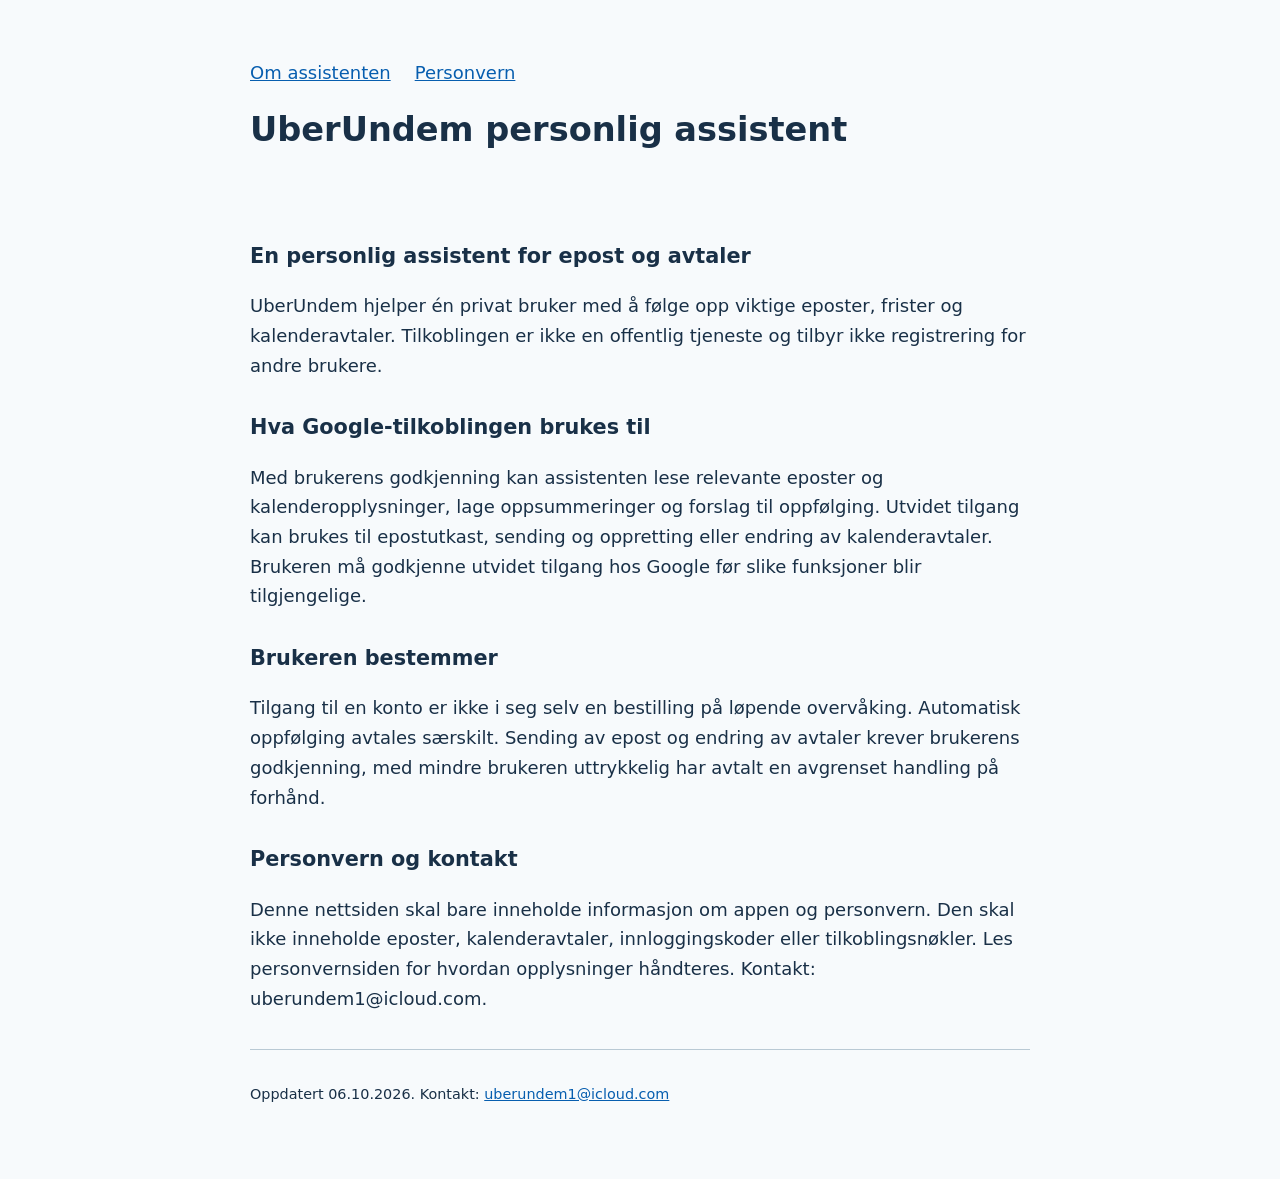
<file: index.html>
<!doctype html><html lang="nb"><head><meta charset="utf-8"><meta name="viewport" content="width=device-width,initial-scale=1"><title>UberUndem personlig assistent | UberUndem</title><link rel="stylesheet" href="style.css"></head><body><header><nav><a href="index.html">Om assistenten</a><a href="privacy.html">Personvern</a></nav><h1>UberUndem personlig assistent</h1></header><main><section><h2>En personlig assistent for epost og avtaler</h2><p>UberUndem hjelper én privat bruker med å følge opp viktige eposter, frister og kalenderavtaler. Tilkoblingen er ikke en offentlig tjeneste og tilbyr ikke registrering for andre brukere.</p></section><section><h2>Hva Google-tilkoblingen brukes til</h2><p>Med brukerens godkjenning kan assistenten lese relevante eposter og kalenderopplysninger, lage oppsummeringer og forslag til oppfølging. Utvidet tilgang kan brukes til epostutkast, sending og oppretting eller endring av kalenderavtaler. Brukeren må godkjenne utvidet tilgang hos Google før slike funksjoner blir tilgjengelige.</p></section><section><h2>Brukeren bestemmer</h2><p>Tilgang til en konto er ikke i seg selv en bestilling på løpende overvåking. Automatisk oppfølging avtales særskilt. Sending av epost og endring av avtaler krever brukerens godkjenning, med mindre brukeren uttrykkelig har avtalt en avgrenset handling på forhånd.</p></section><section><h2>Personvern og kontakt</h2><p>Denne nettsiden skal bare inneholde informasjon om appen og personvern. Den skal ikke inneholde eposter, kalenderavtaler, innloggingskoder eller tilkoblingsnøkler. Les personvernsiden for hvordan opplysninger håndteres. Kontakt: uberundem1@icloud.com.</p></section></main><footer><p>Oppdatert 06.10.2026. Kontakt: <a href="mailto:uberundem1@icloud.com">uberundem1@icloud.com</a></p></footer></body></html>
</file>
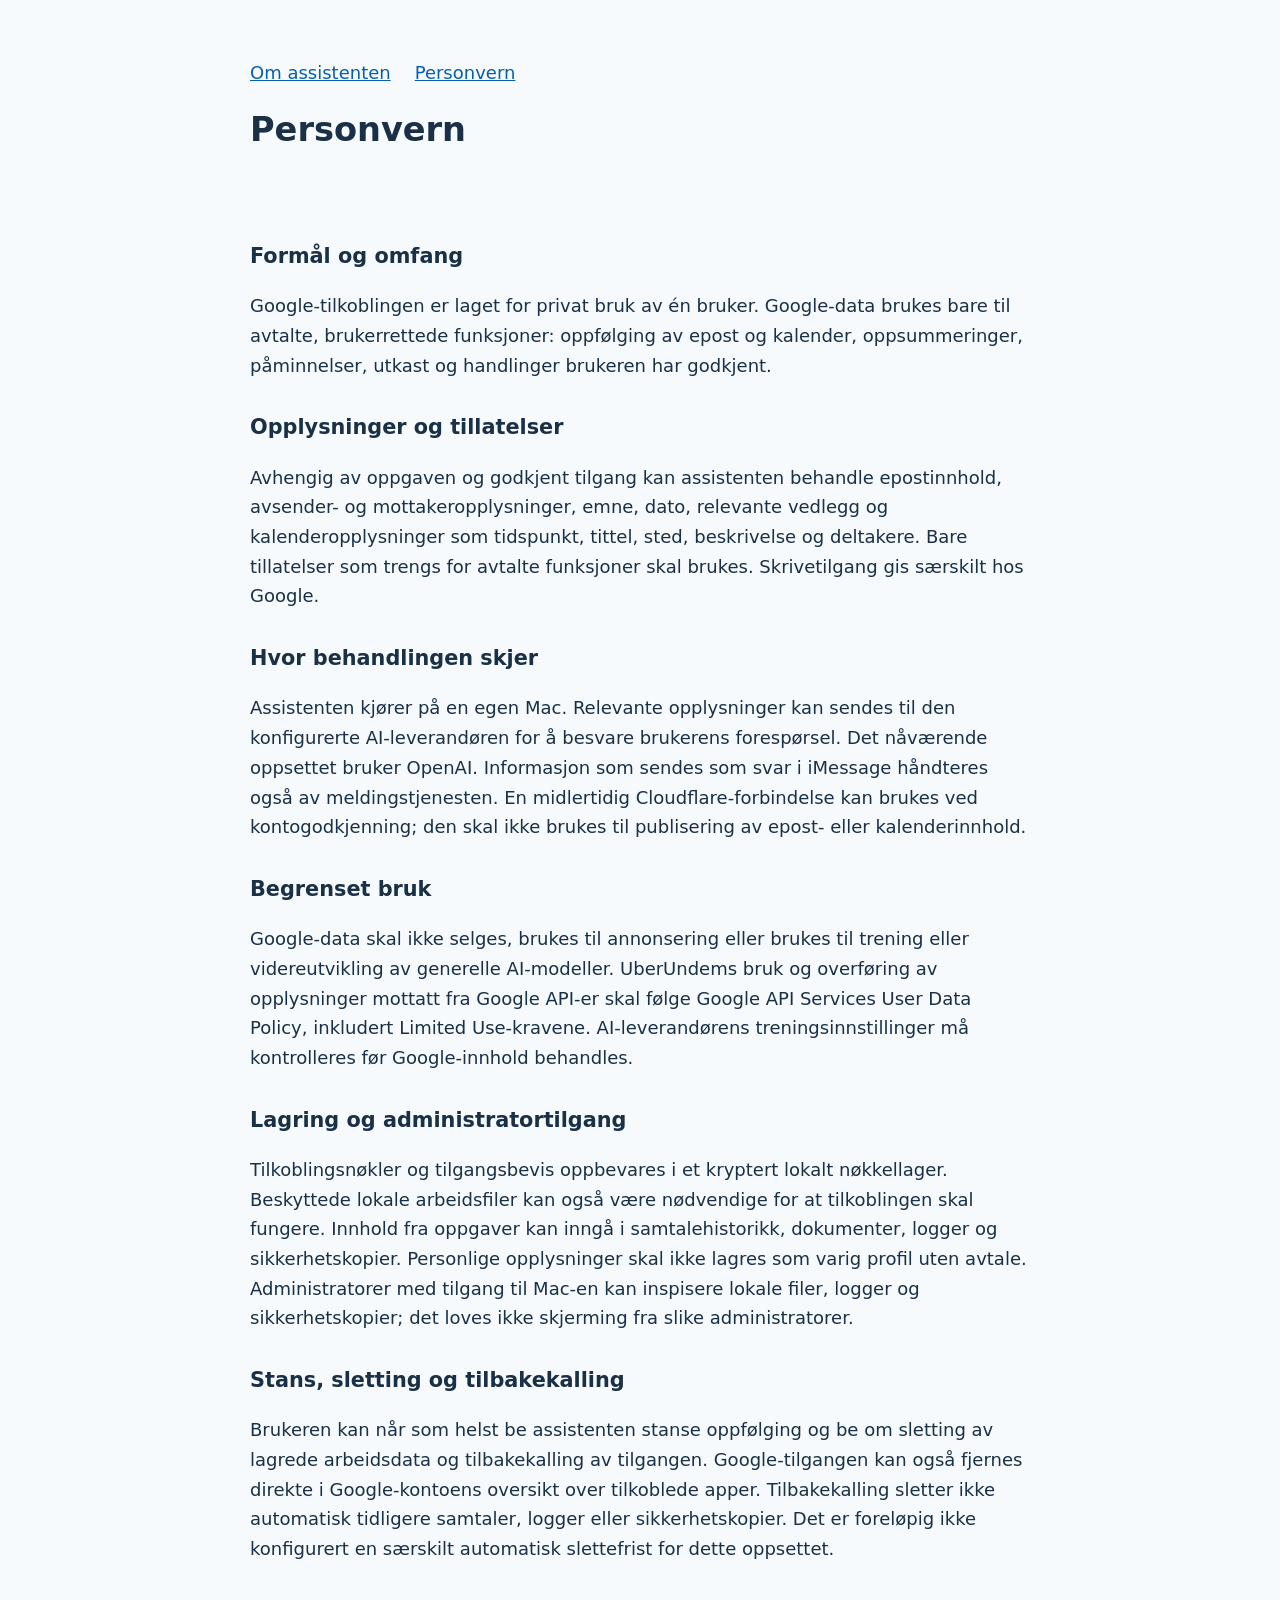
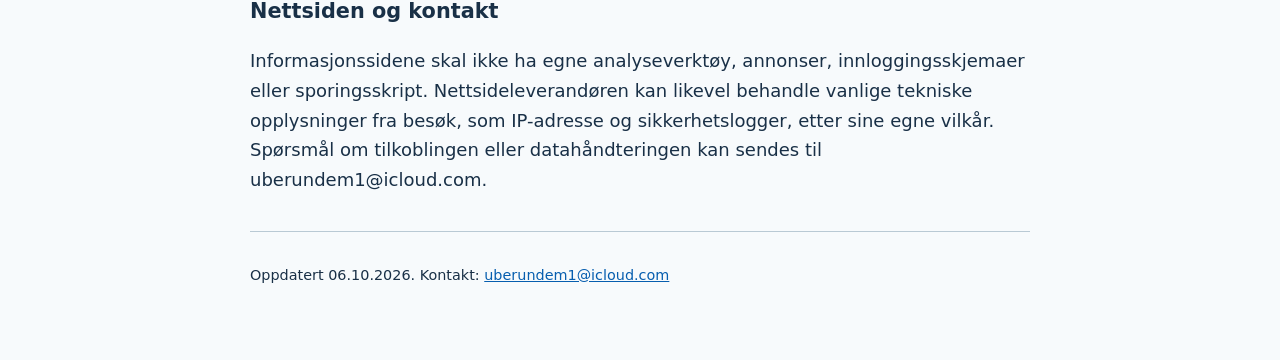
<file: privacy.html>
<!doctype html><html lang="nb"><head><meta charset="utf-8"><meta name="viewport" content="width=device-width,initial-scale=1"><title>Personvern | UberUndem</title><link rel="stylesheet" href="style.css"></head><body><header><nav><a href="index.html">Om assistenten</a><a href="privacy.html">Personvern</a></nav><h1>Personvern</h1></header><main><section><h2>Formål og omfang</h2><p>Google-tilkoblingen er laget for privat bruk av én bruker. Google-data brukes bare til avtalte, brukerrettede funksjoner: oppfølging av epost og kalender, oppsummeringer, påminnelser, utkast og handlinger brukeren har godkjent.</p></section><section><h2>Opplysninger og tillatelser</h2><p>Avhengig av oppgaven og godkjent tilgang kan assistenten behandle epostinnhold, avsender- og mottakeropplysninger, emne, dato, relevante vedlegg og kalenderopplysninger som tidspunkt, tittel, sted, beskrivelse og deltakere. Bare tillatelser som trengs for avtalte funksjoner skal brukes. Skrivetilgang gis særskilt hos Google.</p></section><section><h2>Hvor behandlingen skjer</h2><p>Assistenten kjører på en egen Mac. Relevante opplysninger kan sendes til den konfigurerte AI-leverandøren for å besvare brukerens forespørsel. Det nåværende oppsettet bruker OpenAI. Informasjon som sendes som svar i iMessage håndteres også av meldingstjenesten. En midlertidig Cloudflare-forbindelse kan brukes ved kontogodkjenning; den skal ikke brukes til publisering av epost- eller kalenderinnhold.</p></section><section><h2>Begrenset bruk</h2><p>Google-data skal ikke selges, brukes til annonsering eller brukes til trening eller videreutvikling av generelle AI-modeller. UberUndems bruk og overføring av opplysninger mottatt fra Google API-er skal følge Google API Services User Data Policy, inkludert Limited Use-kravene. AI-leverandørens treningsinnstillinger må kontrolleres før Google-innhold behandles.</p></section><section><h2>Lagring og administratortilgang</h2><p>Tilkoblingsnøkler og tilgangsbevis oppbevares i et kryptert lokalt nøkkellager. Beskyttede lokale arbeidsfiler kan også være nødvendige for at tilkoblingen skal fungere. Innhold fra oppgaver kan inngå i samtalehistorikk, dokumenter, logger og sikkerhetskopier. Personlige opplysninger skal ikke lagres som varig profil uten avtale. Administratorer med tilgang til Mac-en kan inspisere lokale filer, logger og sikkerhetskopier; det loves ikke skjerming fra slike administratorer.</p></section><section><h2>Stans, sletting og tilbakekalling</h2><p>Brukeren kan når som helst be assistenten stanse oppfølging og be om sletting av lagrede arbeidsdata og tilbakekalling av tilgangen. Google-tilgangen kan også fjernes direkte i Google-kontoens oversikt over tilkoblede apper. Tilbakekalling sletter ikke automatisk tidligere samtaler, logger eller sikkerhetskopier. Det er foreløpig ikke konfigurert en særskilt automatisk slettefrist for dette oppsettet.</p></section><section><h2>Nettsiden og kontakt</h2><p>Informasjonssidene skal ikke ha egne analyseverktøy, annonser, innloggingsskjemaer eller sporingsskript. Nettsideleverandøren kan likevel behandle vanlige tekniske opplysninger fra besøk, som IP-adresse og sikkerhetslogger, etter sine egne vilkår. Spørsmål om tilkoblingen eller datahåndteringen kan sendes til uberundem1@icloud.com.</p></section></main><footer><p>Oppdatert 06.10.2026. Kontakt: <a href="mailto:uberundem1@icloud.com">uberundem1@icloud.com</a></p></footer></body></html>
</file>
<file: style.css>
body{font:18px system-ui,sans-serif;line-height:1.65;max-width:780px;margin:40px auto;padding:0 22px;color:#193047;background:#f7fafc}h1{font-size:2.1rem;line-height:1.2}h2{font-size:1.3rem;margin-top:30px}a{color:#075eaf}header,main,footer{padding:18px 0}.draft{border:1px solid #c4881b;background:#fff4d8;padding:12px 16px;border-radius:6px}nav a{margin-right:24px}footer{border-top:1px solid #b9c9d4;font-size:.9rem}
</file>
